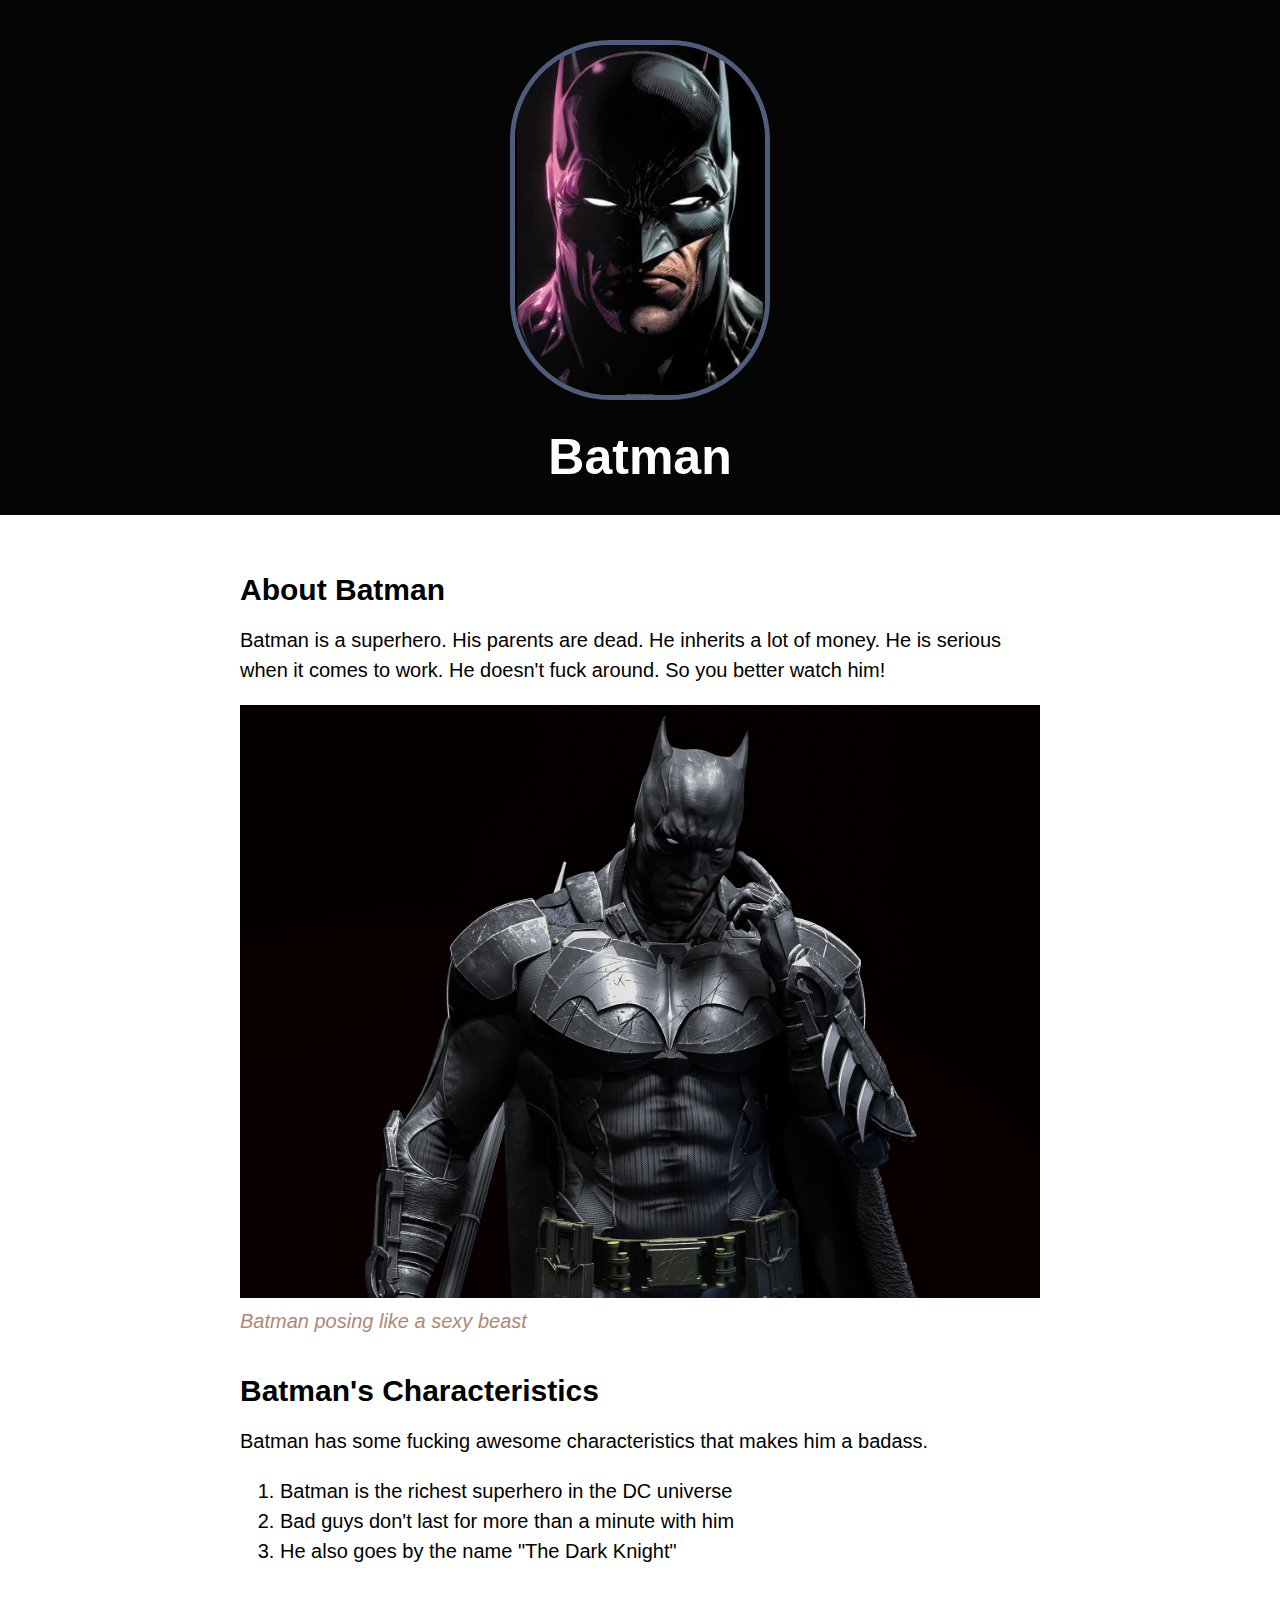
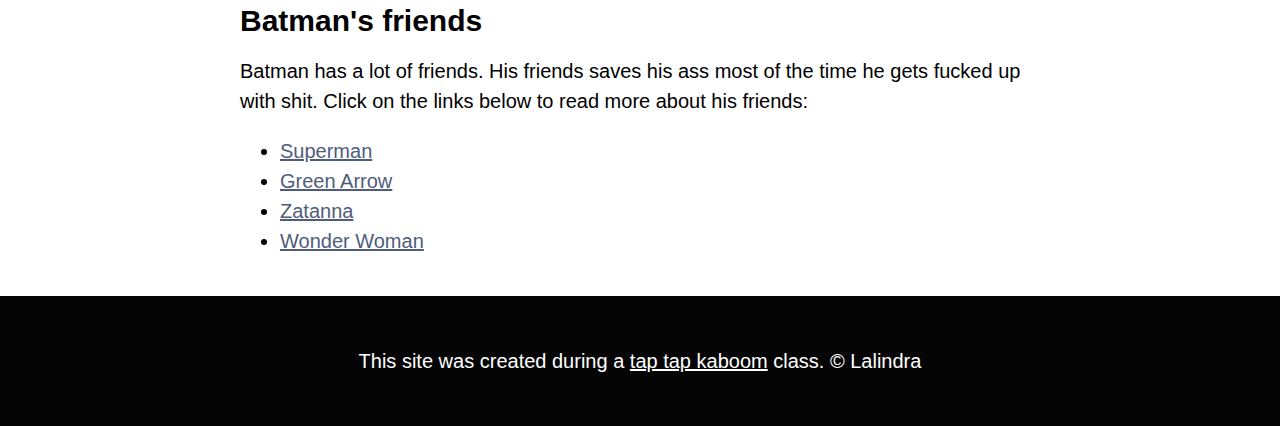
<file: index.html>
<!DOCTYPE html>
<html>
<head>
    <title>Batman</title>
    <link rel="icon" href="img/ico.jpg">
    <link href="https://fonts.cdnfonts.com/css/batman-forever" rel="stylesheet">
    <link rel="stylesheet" type="text/css" href="css/hero.css">
</head>
<body>
    <!--Header element-->
    <header>
        <img src="img/batman-avatar.jpg">
        <h1>Batman</h1>
    </header>

    <!-- Main element -->
    <main>
        <h2>About Batman</h2>
        <p>Batman is a superhero. His parents are dead. He inherits a lot of money.
            He is serious when it comes to work. He doesn't fuck around. So you better watch him!
        </p>
        <img src="img/batman-big.jpg">
        <p class="caption">Batman posing like a sexy beast</p>

        <!-- Characteristics -->
        <h2>Batman's Characteristics</h2>
        <p>Batman has some fucking awesome characteristics that makes him a badass.</p>
        <ol>
            <li>Batman is the richest superhero in the DC universe</li>
            <li>Bad guys don't last for more than a minute with him</li>
            <li>He also goes by the name "The Dark Knight"</li>
        </ol>
        
        <!-- Friends -->
        <h2>Batman's friends</h2>
        <p>Batman has a lot of friends. 
        His friends saves his ass most of the time he gets fucked up with shit. Click on the 
        links below to read more about his friends:</p>
        <ul>
            <li><a target="_blank" href="https://characterprofile.fandom.com/wiki/Superman">Superman</a></li>
            <li><a target="_blank" href="https://dc.fandom.com/wiki/Green_Arrow_(Oliver_Queen)">Green Arrow</a></li>
            <li><a target="_blank" href="https://www.dc.com/characters/zatanna">Zatanna</a></li>
            <li><a target="_blank" href="https://www.dc.com/characters/wonder-woman">Wonder Woman</a></li>
        </ul>
    </main>

    <!-- Footer element -->
    <footer>
        <p>This site was created during a <a target="_blank" href="https://taptapkaboom.com">tap tap kaboom</a> class. &copy; Lalindra</p>
    </footer>
</body>
</html>
</file>
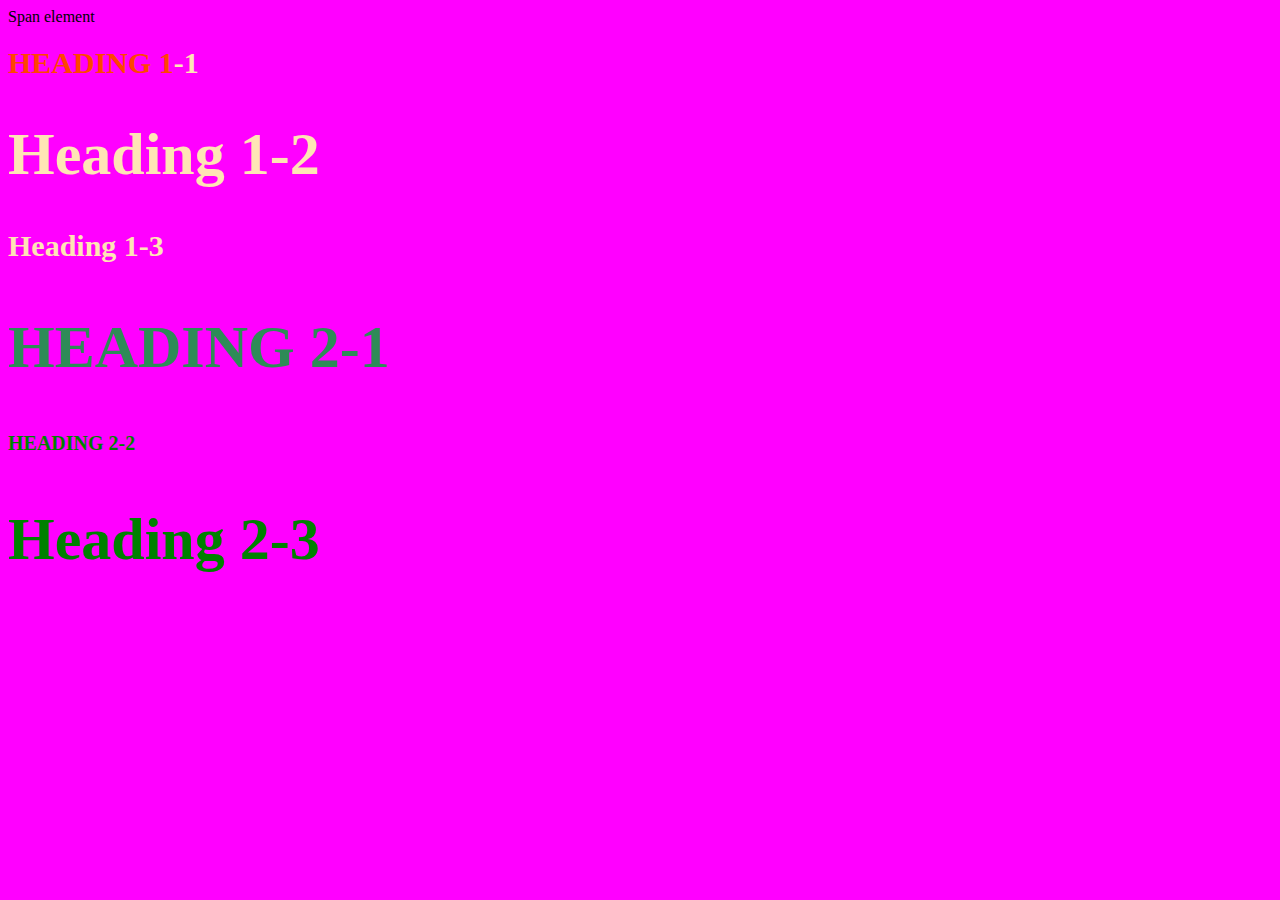
<file: style-test.html>
<!DOCTYPE html>
<html>
<head>
    <title>Style test</title>
    <link rel="stylesheet" type="text/css" href="css/test.css"
</head>
<body>
    <span>Span element</span>
    <h1 class="uppercase"><span>Heading 1</span>-1</h1>
    <h1 class="big">Heading 1-2</h1>
    <h1>Heading 1-3</h1>
    <h2 class="big uppercase">Heading 2-1</h2>
    <h2 class="uppercase">Heading 2-2</h2>
    <h2 class="big">Heading 2-3</h2>

</body>
</html>
</file>
<file: css/hero.css>
body{
    margin: 0;
    font-family: 'Lucida Sans', 'Lucida Sans Regular', 'Lucida Grande', 'Lucida Sans Unicode', Geneva, Verdana, sans-serif;
    font-size: 20px;
    line-height: 30px;
}

header{
    background-color: #050505;
    text-align: center;
    padding-top: 40px;
    padding-bottom: 10px;
    color: white;
}

h1, h2{
    font-family: 'BatmanForeverOutline', sans-serif;
}

header h1{
    font-size: 50px;
}

header img{
    border-radius: 100px;
    width: 250px;
    border: 5px solid #505c7c;
}

main{
    max-width: 800px;
    margin: 0 auto;
    padding: 20px;
}

main img{
    max-width: 100%;
}

h2{
    font-size: 30px;
    margin: 40px 0 10px;
}

a{
    color: #505c7c;
}
a:hover{
    color: #988829;
}

footer{
    background-color: #050505;
    text-align: center;
    color: white;
    padding: 50px;
}

footer p{
    margin: 0;
}

footer a{
    color: white;
}
footer a:hover{
    opacity: .5;
    background-color: transparent;
}

p.caption{
    color: #AE8875;
    font-style: italic;
    margin-top: 0;
}
</file>
<file: css/test.css>
body{
    background-color: Fuchsia;
}

h1{
    font-size: 30px;
    color: Moccasin;
}

h2{
    color: red;
    font-size: 20px;
}

h2{
    color: green;
}

.big{
    font-size: 60px;
}

.uppercase{
    text-transform: uppercase;
}

.big.uppercase{
    color: SeaGreen;
}

h1 span{
    color: OrangeRed;
}
</file>
